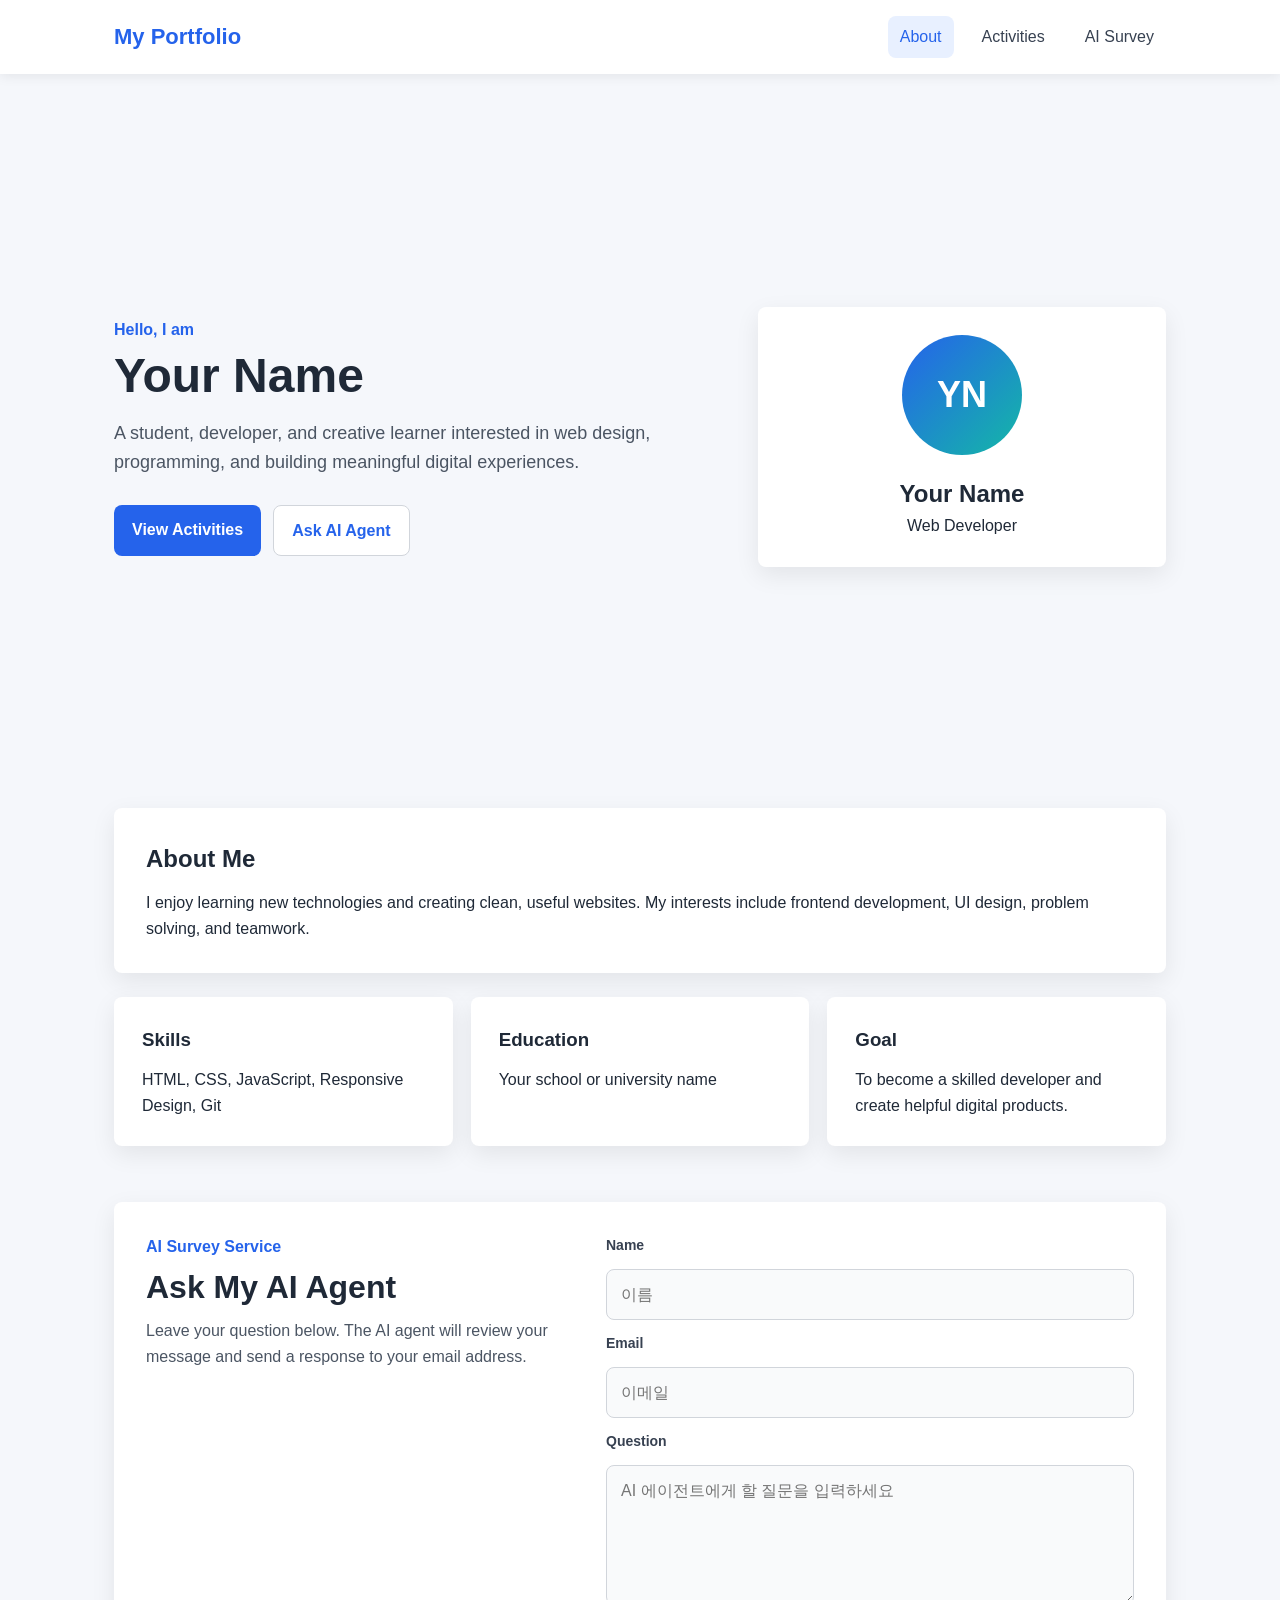
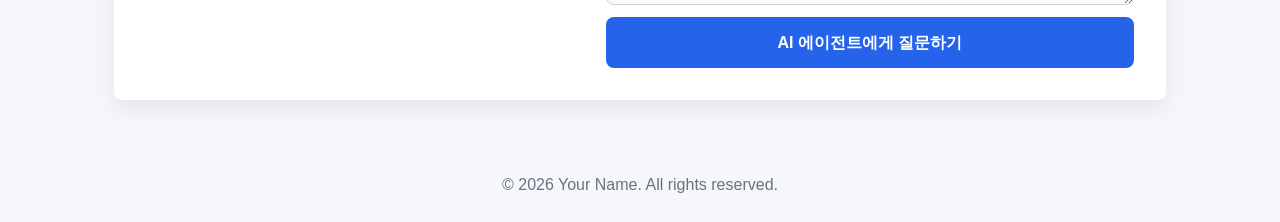
<file: index.html>
<!DOCTYPE html>
<html lang="en">
<head>
  <meta charset="UTF-8" />
  <meta name="viewport" content="width=device-width, initial-scale=1.0" />
  <title>My Portfolio</title>
  <link rel="stylesheet" href="style.css" />
</head>
<body>
  <header class="app-bar">
    <nav class="nav">
      <a href="index.html" class="logo">My Portfolio</a>

      <button class="menu-btn" id="menuBtn" aria-label="Open menu">&#9776;</button>

      <div class="nav-links" id="navLinks">
        <a href="index.html" class="active">About</a>
        <a href="activities.html">Activities</a>
        <a href="#ai-survey">AI Survey</a>
      </div>
    </nav>
  </header>

  <main>
    <section class="hero">
      <div class="hero-content">
        <p class="eyebrow">Hello, I am</p>
        <h1>Your Name</h1>
        <p class="subtitle">
          A student, developer, and creative learner interested in web design,
          programming, and building meaningful digital experiences.
        </p>

        <div class="hero-actions">
          <a href="activities.html" class="btn primary">View Activities</a>
          <a href="#ai-survey" class="btn secondary">Ask AI Agent</a>
        </div>
      </div>

      <div class="profile-card">
        <div class="avatar">YN</div>
        <h2>Your Name</h2>
        <p>Web Developer</p>
      </div>
    </section>

    <section class="section">
      <h2>About Me</h2>
      <p>
        I enjoy learning new technologies and creating clean, useful websites.
        My interests include frontend development, UI design, problem solving,
        and teamwork.
      </p>
    </section>

    <section class="grid-section">
      <div class="info-card">
        <h3>Skills</h3>
        <p>HTML, CSS, JavaScript, Responsive Design, Git</p>
      </div>

      <div class="info-card">
        <h3>Education</h3>
        <p>Your school or university name</p>
      </div>

      <div class="info-card">
        <h3>Goal</h3>
        <p>To become a skilled developer and create helpful digital products.</p>
      </div>
    </section>

    <section class="ai-service-section" id="ai-survey">
      <div class="ai-service-copy">
        <p class="eyebrow">AI Survey Service</p>
        <h2>Ask My AI Agent</h2>
        <p>
          Leave your question below. The AI agent will review your message and
          send a response to your email address.
        </p>
      </div>

      <form class="contact-form" id="contactForm">
        <label for="visitorName">Name</label>
        <input type="text" id="visitorName" placeholder="&#51060;&#47492;" required>

        <label for="visitorEmail">Email</label>
        <input type="email" id="visitorEmail" placeholder="&#51060;&#47700;&#51068;" required>

        <label for="visitorMessage">Question</label>
        <textarea id="visitorMessage" placeholder="AI &#50640;&#51060;&#51204;&#53944;&#50640;&#44172; &#54624; &#51656;&#47928;&#51012; &#51077;&#47141;&#54616;&#49464;&#50836;" required></textarea>

        <button type="submit">AI &#50640;&#51060;&#51204;&#53944;&#50640;&#44172; &#51656;&#47928;&#54616;&#44592;</button>
        <div id="responseMessage" class="response-message" aria-live="polite"></div>
      </form>
    </section>
  </main>

  <footer>
    <p>&copy; 2026 Your Name. All rights reserved.</p>
  </footer>

  <script src="script.js"></script>
</body>
</html>
</file>
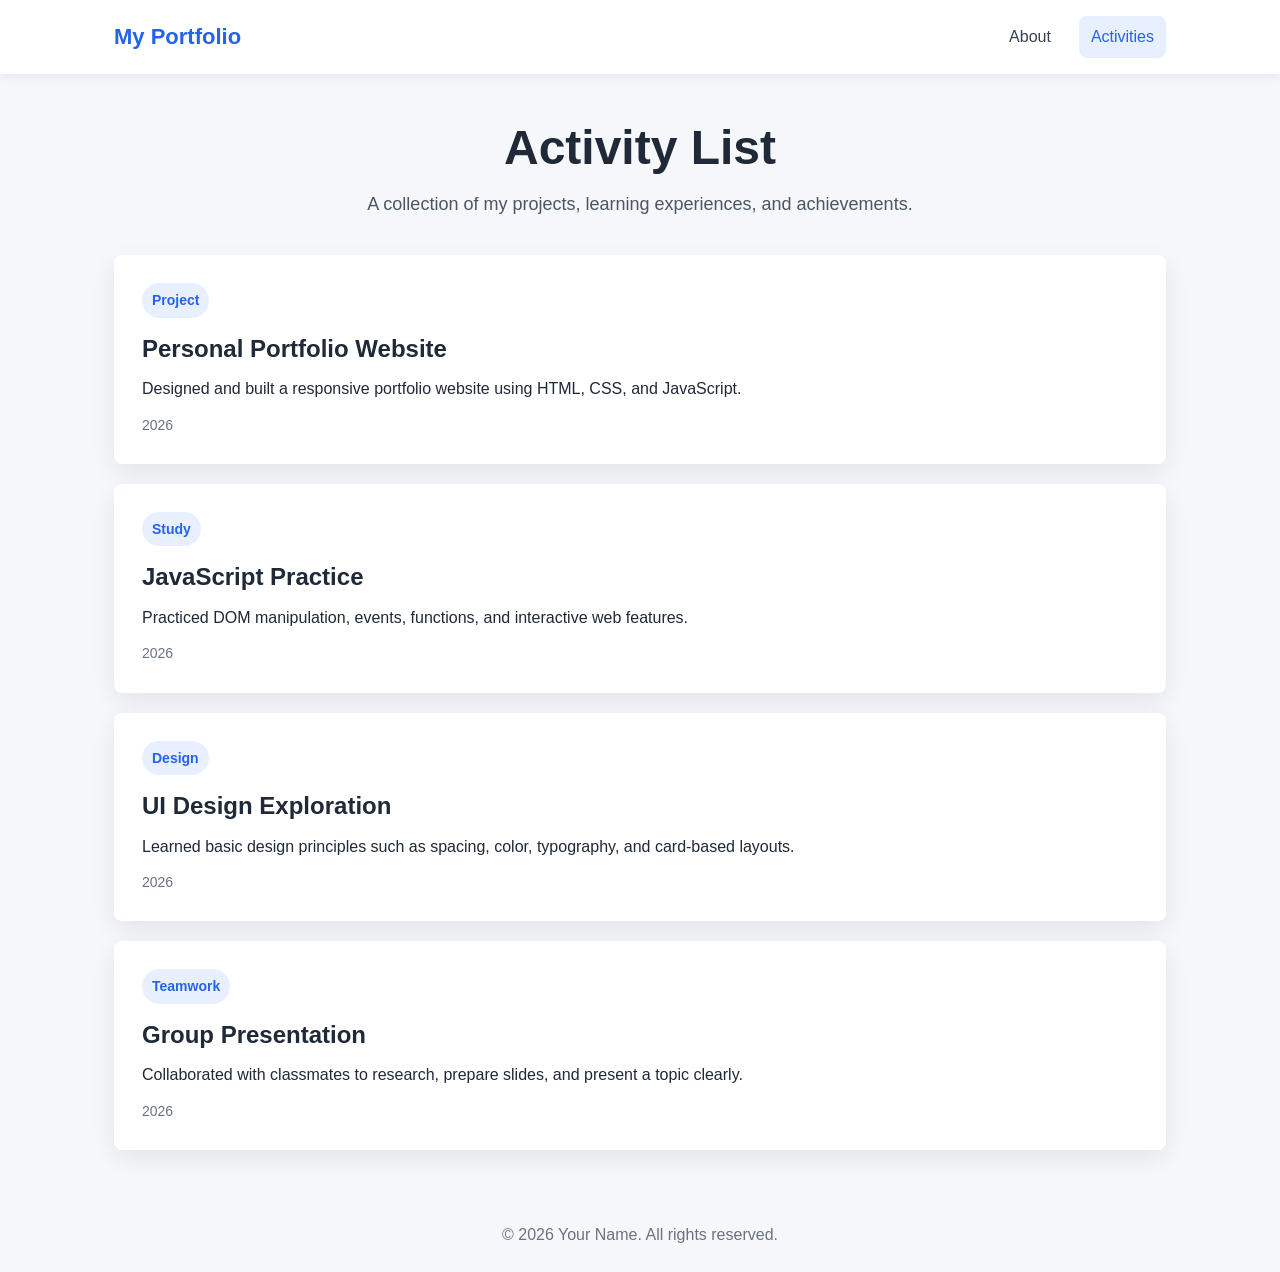
<file: activities.html>
<!DOCTYPE html>
<html lang="en">
<head>
  <meta charset="UTF-8" />
  <meta name="viewport" content="width=device-width, initial-scale=1.0" />
  <title>Activities - My Portfolio</title>
  <link rel="stylesheet" href="style.css" />
</head>
<body>
  <header class="app-bar">
    <nav class="nav">
      <a href="index.html" class="logo">My Portfolio</a>

      <button class="menu-btn" id="menuBtn" aria-label="Open menu">☰</button>

      <div class="nav-links" id="navLinks">
        <a href="index.html">About</a>
        <a href="activities.html" class="active">Activities</a>
      </div>
    </nav>
  </header>

  <main>
    <section class="page-header">
      <h1>Activity List</h1>
      <p>A collection of my projects, learning experiences, and achievements.</p>
    </section>

    <section class="activity-list">
      <article class="activity-card">
        <span class="chip">Project</span>
        <h2>Personal Portfolio Website</h2>
        <p>
          Designed and built a responsive portfolio website using HTML, CSS,
          and JavaScript.
        </p>
        <p class="date">2026</p>
      </article>

      <article class="activity-card">
        <span class="chip">Study</span>
        <h2>JavaScript Practice</h2>
        <p>
          Practiced DOM manipulation, events, functions, and interactive web
          features.
        </p>
        <p class="date">2026</p>
      </article>

      <article class="activity-card">
        <span class="chip">Design</span>
        <h2>UI Design Exploration</h2>
        <p>
          Learned basic design principles such as spacing, color, typography,
          and card-based layouts.
        </p>
        <p class="date">2026</p>
      </article>

      <article class="activity-card">
        <span class="chip">Teamwork</span>
        <h2>Group Presentation</h2>
        <p>
          Collaborated with classmates to research, prepare slides, and present
          a topic clearly.
        </p>
        <p class="date">2026</p>
      </article>
    </section>
  </main>

  <footer>
    <p>© 2026 Your Name. All rights reserved.</p>
  </footer>

  <script src="script.js"></script>
</body>
</html>
</file>
<file: style.css>
* {
  box-sizing: border-box;
  margin: 0;
  padding: 0;
}

body {
  font-family: Arial, Helvetica, sans-serif;
  background: #f5f7fb;
  color: #1f2937;
  line-height: 1.6;
}

.app-bar {
  background: #ffffff;
  box-shadow: 0 2px 12px rgba(0, 0, 0, 0.08);
  position: sticky;
  top: 0;
  z-index: 10;
}

.nav {
  max-width: 1100px;
  margin: 0 auto;
  padding: 16px 24px;
  display: flex;
  justify-content: space-between;
  align-items: center;
}

.logo {
  font-size: 22px;
  font-weight: 700;
  color: #2563eb;
  text-decoration: none;
}

.nav-links {
  display: flex;
  gap: 16px;
}

.nav-links a {
  color: #374151;
  text-decoration: none;
  padding: 8px 12px;
  border-radius: 8px;
  transition: 0.2s;
}

.nav-links a:hover,
.nav-links a.active {
  background: #e8f0ff;
  color: #2563eb;
}

.menu-btn {
  display: none;
  border: none;
  background: #2563eb;
  color: #ffffff;
  font-size: 22px;
  padding: 6px 12px;
  border-radius: 8px;
  cursor: pointer;
}

main {
  max-width: 1100px;
  margin: 0 auto;
  padding: 48px 24px;
}

.hero {
  display: grid;
  grid-template-columns: 1.5fr 1fr;
  gap: 32px;
  align-items: center;
  min-height: 70vh;
}

.eyebrow {
  color: #2563eb;
  font-weight: 700;
  margin-bottom: 8px;
}

h1 {
  font-size: 48px;
  line-height: 1.1;
  margin-bottom: 16px;
}

.subtitle {
  font-size: 18px;
  color: #4b5563;
  max-width: 620px;
}

.hero-actions {
  margin-top: 28px;
  display: flex;
  gap: 12px;
  flex-wrap: wrap;
}

.btn {
  display: inline-block;
  padding: 12px 18px;
  border-radius: 8px;
  text-decoration: none;
  font-weight: 700;
  transition: 0.2s;
}

.btn.primary {
  background: #2563eb;
  color: #ffffff;
}

.btn.primary:hover {
  background: #1d4ed8;
}

.btn.secondary {
  background: #ffffff;
  color: #2563eb;
  border: 1px solid #d1d5db;
}

.profile-card,
.info-card,
.activity-card,
.section {
  background: #ffffff;
  border-radius: 8px;
  box-shadow: 0 8px 24px rgba(0, 0, 0, 0.08);
}

.profile-card,
.info-card,
.activity-card {
  padding: 28px;
}

.profile-card {
  text-align: center;
}

.avatar {
  width: 120px;
  height: 120px;
  margin: 0 auto 20px;
  border-radius: 50%;
  background: linear-gradient(135deg, #2563eb, #14b8a6);
  color: #ffffff;
  display: grid;
  place-items: center;
  font-size: 36px;
  font-weight: 700;
}

.section {
  margin-top: 56px;
  padding: 32px;
}

.section h2,
.grid-section h3 {
  margin-bottom: 12px;
}

.grid-section {
  margin-top: 24px;
  display: grid;
  grid-template-columns: repeat(3, 1fr);
  gap: 18px;
}

.ai-service-section {
  margin-top: 56px;
  display: grid;
  grid-template-columns: 0.9fr 1.1fr;
  gap: 28px;
  align-items: start;
  background: #ffffff;
  border-radius: 8px;
  padding: 32px;
  box-shadow: 0 8px 24px rgba(0, 0, 0, 0.08);
}

.ai-service-copy h2 {
  font-size: 32px;
  line-height: 1.2;
  margin-bottom: 12px;
}

.ai-service-copy p:last-child {
  color: #4b5563;
}

.contact-form {
  display: grid;
  gap: 12px;
}

.contact-form label {
  font-size: 14px;
  font-weight: 700;
  color: #374151;
}

.contact-form input,
.contact-form textarea {
  width: 100%;
  border: 1px solid #d1d5db;
  border-radius: 8px;
  padding: 12px 14px;
  font: inherit;
  color: #1f2937;
  background: #f9fafb;
  transition: border-color 0.2s, box-shadow 0.2s, background 0.2s;
}

.contact-form textarea {
  min-height: 140px;
  resize: vertical;
}

.contact-form input:focus,
.contact-form textarea:focus {
  outline: none;
  border-color: #2563eb;
  background: #ffffff;
  box-shadow: 0 0 0 4px rgba(37, 99, 235, 0.12);
}

.contact-form button {
  border: none;
  border-radius: 8px;
  padding: 13px 18px;
  background: #2563eb;
  color: #ffffff;
  font: inherit;
  font-weight: 700;
  cursor: pointer;
  transition: background 0.2s, transform 0.2s;
}

.contact-form button:hover {
  background: #1d4ed8;
  transform: translateY(-1px);
}

.response-message {
  display: none;
  margin-top: 4px;
  font-weight: 700;
}

.page-header {
  text-align: center;
  margin-bottom: 36px;
}

.page-header p {
  color: #4b5563;
  font-size: 18px;
}

.activity-list {
  display: grid;
  gap: 20px;
}

.activity-card {
  transition: 0.2s;
}

.activity-card:hover {
  transform: translateY(-4px);
}

.activity-card h2 {
  margin: 12px 0 8px;
}

.chip {
  display: inline-block;
  background: #e8f0ff;
  color: #2563eb;
  padding: 6px 10px;
  border-radius: 999px;
  font-size: 14px;
  font-weight: 700;
}

.date {
  margin-top: 12px;
  color: #6b7280;
  font-size: 14px;
}

footer {
  text-align: center;
  padding: 24px;
  color: #6b7280;
}

@media (max-width: 768px) {
  .menu-btn {
    display: block;
  }

  .nav-links {
    display: none;
    position: absolute;
    top: 68px;
    right: 24px;
    left: 24px;
    background: #ffffff;
    padding: 16px;
    border-radius: 8px;
    box-shadow: 0 8px 24px rgba(0, 0, 0, 0.12);
    flex-direction: column;
  }

  .nav-links.show {
    display: flex;
  }

  .hero {
    grid-template-columns: 1fr;
    min-height: auto;
  }

  h1 {
    font-size: 36px;
  }

  .grid-section {
    grid-template-columns: 1fr;
  }

  .ai-service-section {
    grid-template-columns: 1fr;
    padding: 24px;
  }
}
</file>
